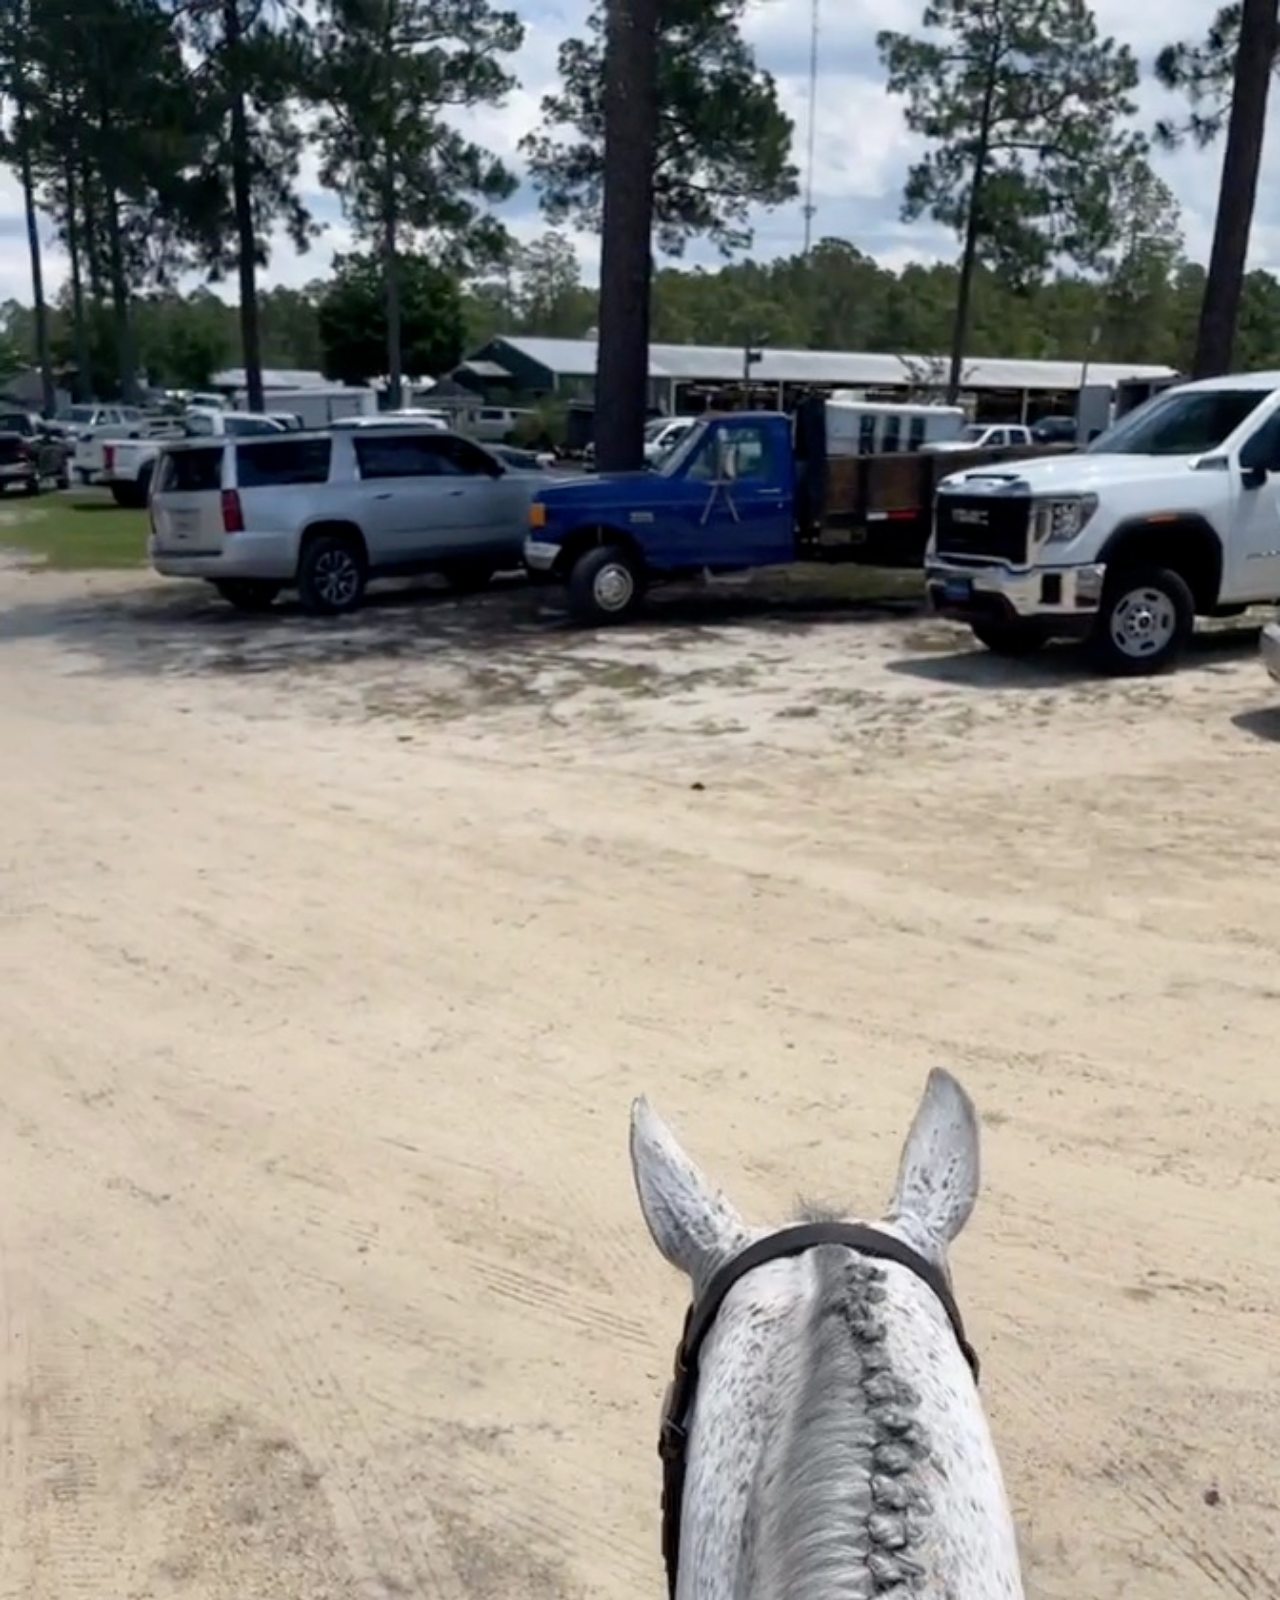
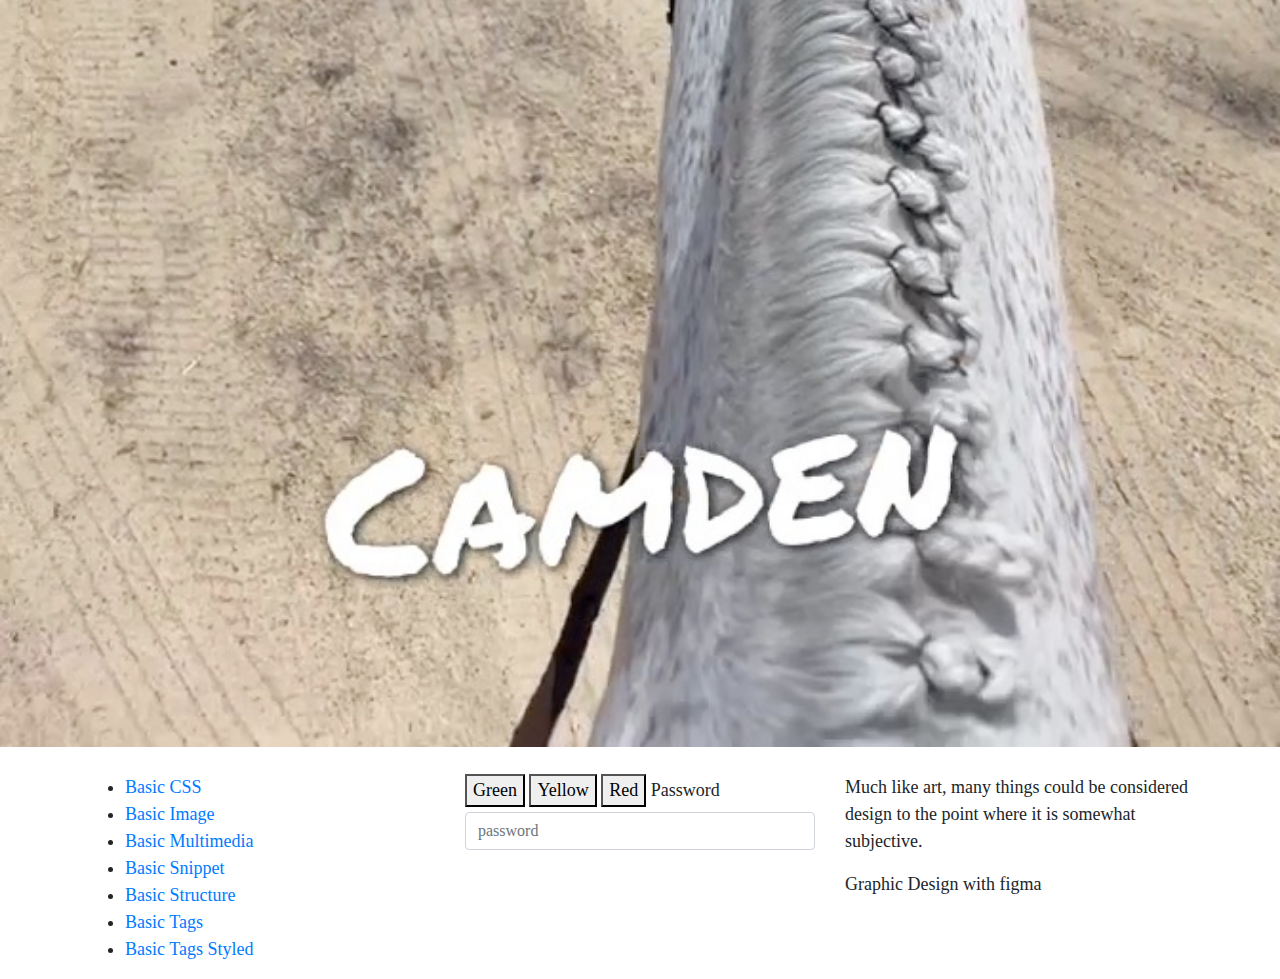
<file: index.html>
<!doctype html>
<html lang="en">
  <head>
    <!-- Required meta tags -->
    <meta charset="utf-8">
    <meta name="viewport" content="width=device-width, initial-scale=1, shrink-to-fit=no">

    <!-- Bootstrap CSS -->
    <link rel="stylesheet" href="https://cdn.jsdelivr.net/npm/bootstrap@4.3.1/dist/css/bootstrap.min.css" integrity="sha384-ggOyR0iXCbMQv3Xipma34MD+dH/1fQ784/j6cY/iJTQUOhcWr7x9JvoRxT2MZw1T" crossorigin="anonymous">
    <link rel="stylesheet" href="assets/css/styles.css">

    <title>Hello, world!</title>
  </head>
  <body>
    <div class="container-fluid" >
  <div class="row">
    <img src="assets/A97AADBF-D17C-42B2-93D1-F2C3C6C8A826_1_106_c.jpeg" alt= "Flynn" width=100%>
  </div>
  <br>
  <div class="container">
      <div class="row">
        <div class="col-sm-12 col-lg-4">
          <ul>
            <li> <a href="basic-css.html">Basic CSS</a></li>
             <li><a href="basic-image.html">Basic Image</a></li>
             <li><a href="basic-multimedia.html">Basic Multimedia</a></li>
            <li><a href="basic-snippet.html">Basic Snippet</a></li>
             <li><a href="basic-structure.html">Basic Structure</a></li>
             <li><a href="basic-tags-styles.html">Basic Tags</a></li>
             <li><a href="basic-tags.html">Basic Tags Styled</a></li>
           </ul>
         </div>
         <div class="col-sm-12 col-lg-4">
           <button type="button1" class="Go" id="button1">Green</button>
        <button type="button2" class="Help" id="button2">Yellow</button>
        <button type="button3" class="Steeraway" id="button3">Red</button>
        <label for="Password1">Password</label>
        <input type="password" class="form-control" id="Password1" placeholder="password">
            </div>
         <div class="col-sm-12 col-lg-4"><blockquote>Much like art, many things could be considered design to the point where it is somewhat subjective.</blockquote> Graphic Design with figma </div>
       </div>
     </div>

    </div>



    <!-- Optional JavaScript -->
    <!-- jQuery first, then Popper.js, then Bootstrap JS -->
    <script src="https://code.jquery.com/jquery-3.3.1.slim.min.js" integrity="sha384-q8i/X+965DzO0rT7abK41JStQIAqVgRVzpbzo5smXKp4YfRvH+8abtTE1Pi6jizo" crossorigin="anonymous"></script>
    <script src="https://cdn.jsdelivr.net/npm/popper.js@1.14.7/dist/umd/popper.min.js" integrity="sha384-UO2eT0CpHqdSJQ6hJty5KVphtPhzWj9WO1clHTMGa3JDZwrnQq4sF86dIHNDz0W1" crossorigin="anonymous"></script>
    <script src="https://cdn.jsdelivr.net/npm/bootstrap@4.3.1/dist/js/bootstrap.min.js" integrity="sha384-JjSmVgyd0p3pXB1rRibZUAYoIIy6OrQ6VrjIEaFf/nJGzIxFDsf4x0xIM+B07jRM" crossorigin="anonymous"></script>
  </body>
</html>
</file>
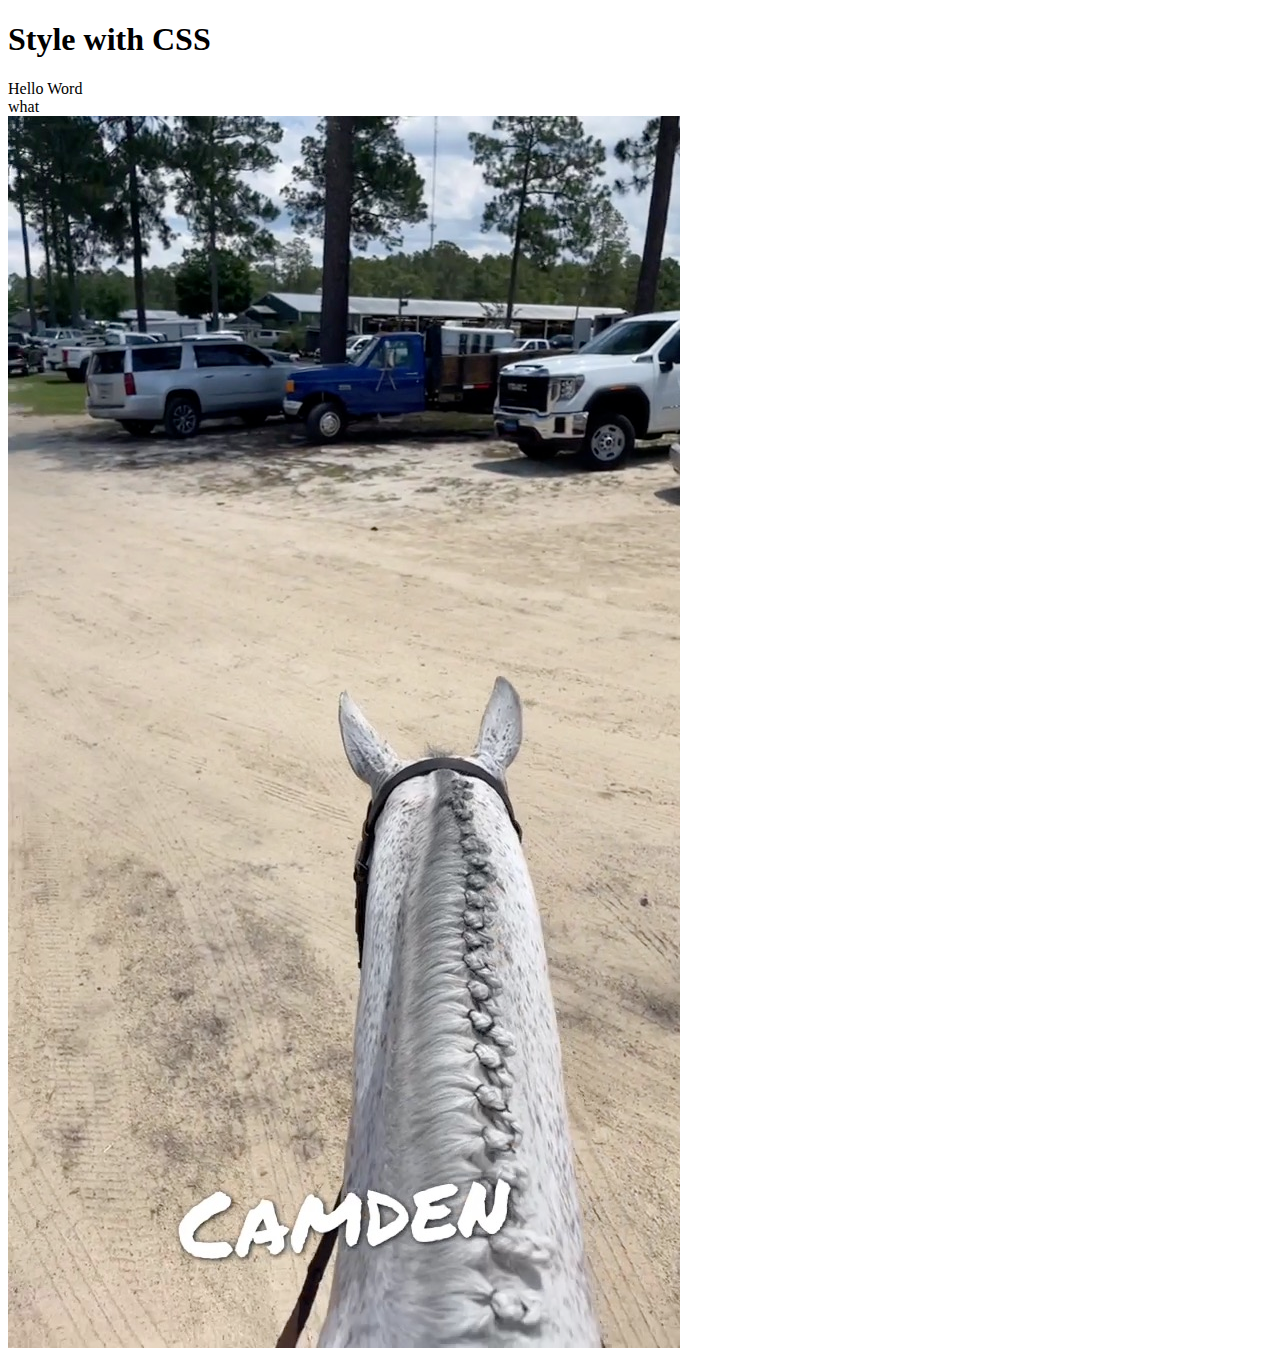
<file: basic-css.html>
<!DOCTYPE html>
<html lang="en" dir="ltr">
  <head>
    <meta charset="utf-8">
    <title></title>
  </head>
  <body>


<style media="screen" src="assets/css/styles.css">
</style>
<h1>Style with CSS</h1>
<div class="hello">
  Hello Word
</div>
<div class="what">
  what
</div>
<div class="image" id="imagewow">
  <img src="assets/A97AADBF-D17C-42B2-93D1-F2C3C6C8A826_1_106_c.jpeg" >
</div>


</body>
</html>
</file>
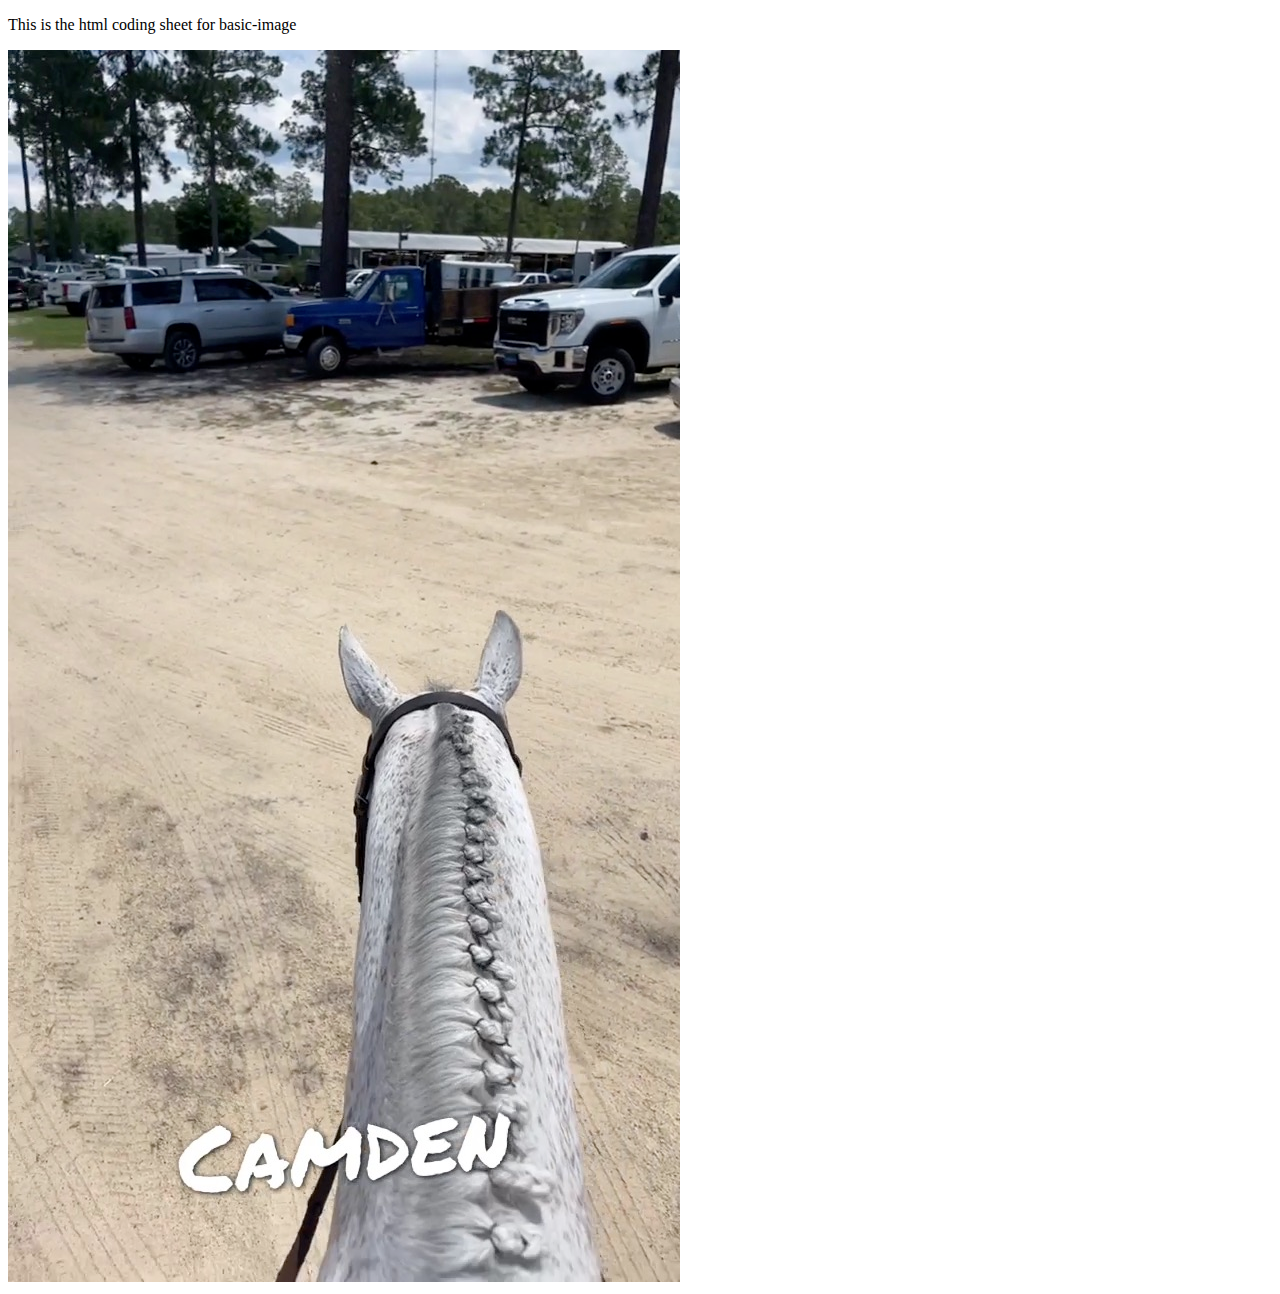
<file: basic-image.html>
<!DOCTYPE html>
<html lang="en" dir="ltr">
  <head>
    <meta charset="utf-8">
    <title></title>



<a href="index.html"></a>
<p>This is the html coding sheet for basic-image</p>
<img src=assets/A97AADBF-D17C-42B2-93D1-F2C3C6C8A826_1_106_c.jpeg>

</body>
</html>
</file>
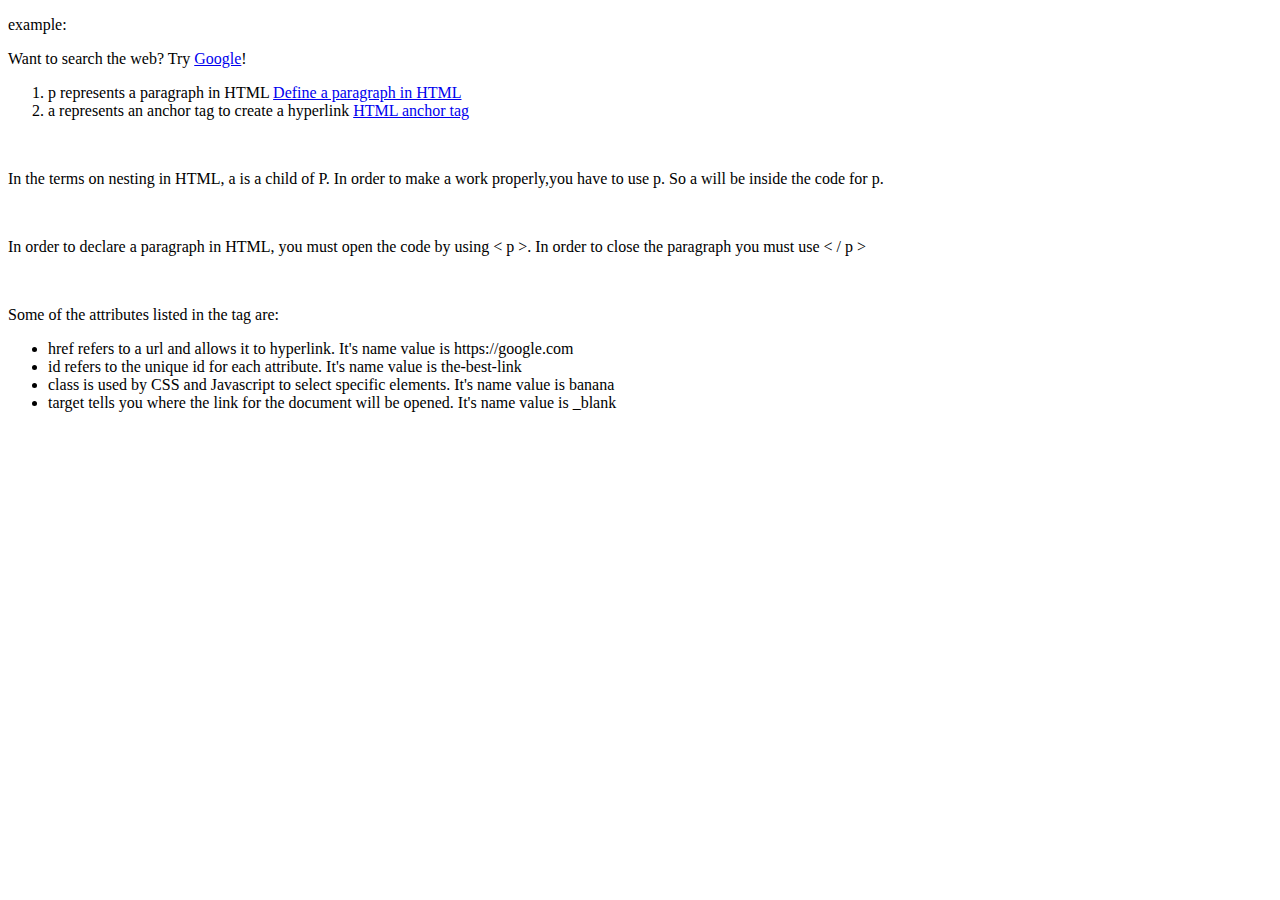
<file: basic-snippet.html>
<!DOCTYPE html>
<html lang="en" dir="ltr">
  <head>
    <meta charset="utf-8">
    <title></title>
  </head>
  <body>


<p>
  <title>Tags in the Snippet</title>
  <p>
    example:
    <br>
    <p>
      Want to search the web?
      Try <a href="https://google.com" id="the-best-link" class="banana"  target="_blank">Google</a>!
  <ol>
    <li>p represents a paragraph in HTML <a href="https://www.javatpoint.com/html-paragraph">Define a paragraph in HTML</a></li>
    <li>a represents an anchor tag to create a hyperlink <a href="https://www.javatpoint.com/html-anchor">HTML anchor tag</a></li>
  </ol>
<br>
<p>
  In the terms on nesting in HTML, a is a child of P. In order to make a work properly,you have to use p. So a will be inside the code for p.
</p>
<br>
<p>
  In order to declare a paragraph in HTML, you must open the code by using < p >. In order to close the paragraph you must use < / p >
</p>
<br>
<p>
  Some of the attributes listed in the tag are:
  <ul>
    <li>href refers to a url and allows it to hyperlink. It's name value is https://google.com</li>
    <li>id refers to the unique id for each attribute. It's name value is the-best-link</li>
    <li>class is used by CSS and Javascript to select specific elements. It's name value is banana</li>
    <li>target tells you where the link for the document will be opened. It's name value is _blank</li>
  </ul>
</p>

</p>

</body>
</html>
</file>
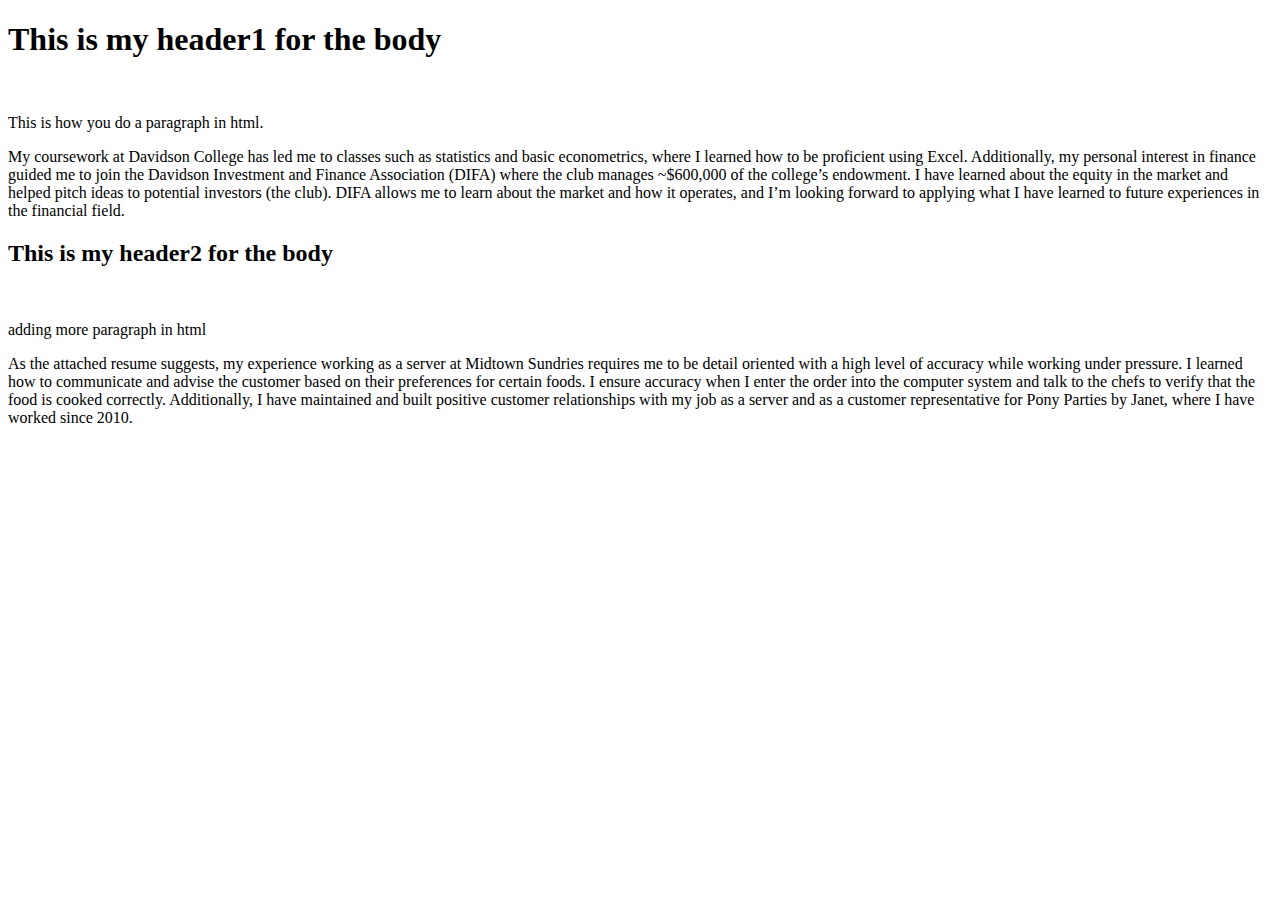
<file: basic-structure.html>
<!DOCTYPE html>
<html lang="en" dir="ltr">
  <head>
    <meta charset="utf-8">
    <title></title>
  </head>
  <body>



  <title>Home</title>
</head>
<body>
  <h1>This is my header1 for the body</h1>
  <br>
  <p>This is how you do a paragraph in html.</p>
  <p>My coursework at Davidson College has led me to classes such as statistics and basic econometrics, where I learned how to be proficient using Excel. Additionally, my personal interest in finance guided me to join the Davidson Investment and Finance Association (DIFA) where the club manages ~$600,000 of the college’s endowment. I have learned about the equity in the market and helped pitch ideas to potential investors (the club). DIFA allows me to learn about the market and how it operates, and I’m looking forward to applying what I have learned to future experiences in the financial field.
</p>
  <h2>This is my header2 for the body</h2>
  <br>
  <p>adding more paragraph in html</p>
  <p>As the attached resume suggests, my experience working as a server at Midtown Sundries requires me to be detail oriented with a high level of accuracy while working under pressure. I learned how to communicate and advise the customer based on their preferences for certain foods. I ensure accuracy when I enter the order into the computer system and talk to the chefs to verify that the food is cooked correctly. Additionally, I have maintained and built positive customer relationships with my job as a server and as a customer representative for Pony Parties by Janet, where I have worked since 2010.
</p>
</body>
</html>
</file>
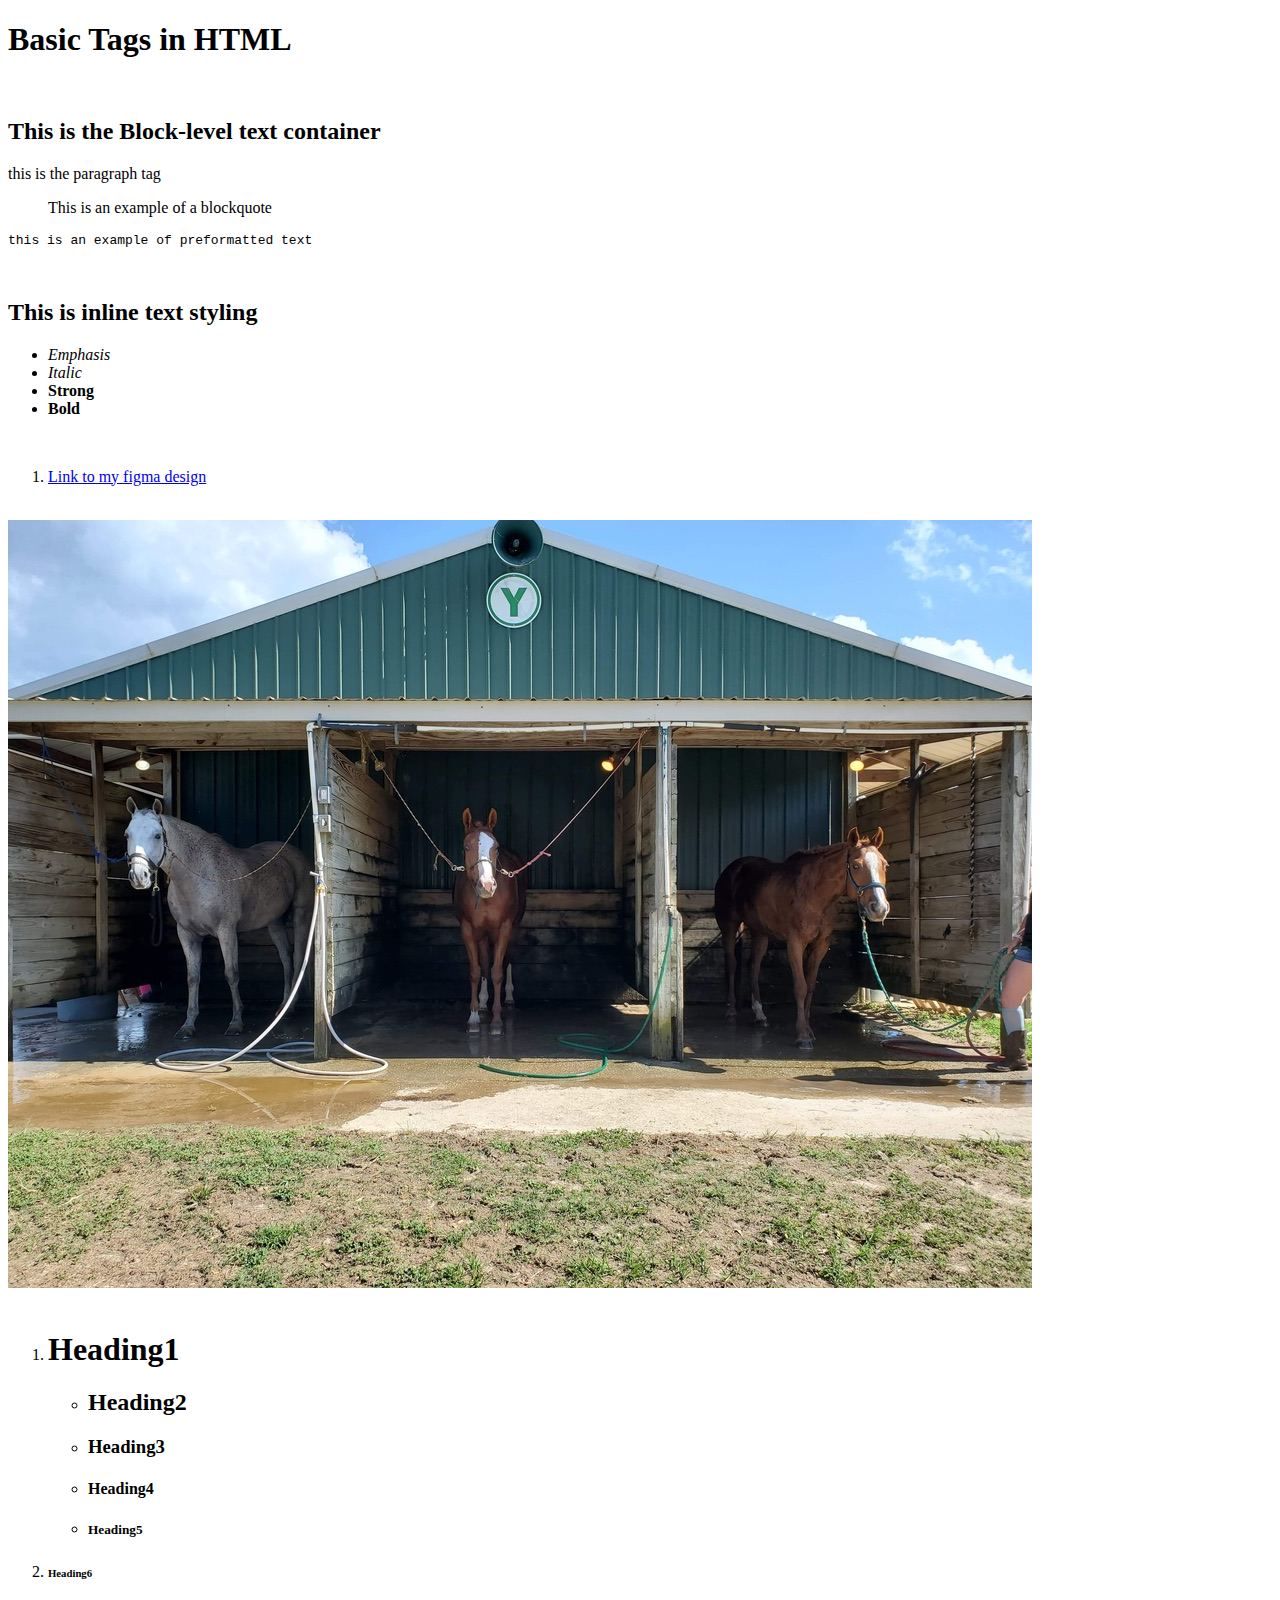
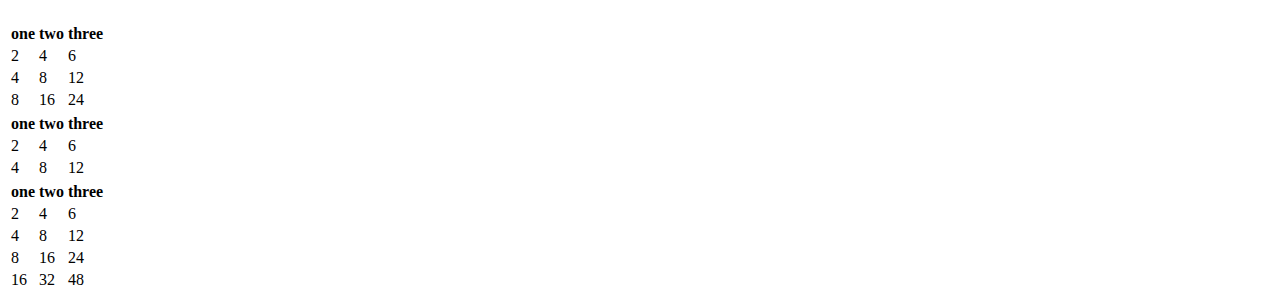
<file: basic-tags-styles.html>
<!DOCTYPE html>
<html lang="en" dir="ltr">
  <head>
    <meta charset="utf-8">


<body>
<h1>Basic Tags in HTML</h1>
<br>
<section>
<h2>This is the Block-level text container</h2>
<p>this is the paragraph tag</p>
<blockquote cite="https://github.com/jennamenetrier/learn-html-css-milestones">
  This is an example of a blockquote
</blockquote>
<pre>this is an example of preformatted text</pre>
</section>
<br>
<section>
    <h2 id=h2>This is inline text styling</h2>
<ul>
    <li><em>Emphasis</em></li>
    <li><i>Italic</i></li>
    <li><strong>Strong</strong></li>
    <li><b>Bold</b></li>
</ul>
</section>
<br>
<section>
  <ol>
    <li><a href="https://www.figma.com/file/p3ePfe8buEmYG62fGX00ii/DIG-245-Bootstrap-Grid-Wireframe-(Copy)?node-id=1%3A2">Link to my figma design</a></li>
  </ol>

</section>
<br>
<section>
  <img src=assets/CF90E2AF-32F1-4FA4-AF64-9D18C9A65932_1_105_c.jpeg>
</section>
<br>
<section>
  <ol class=ol>
    <li><h1>Heading1</h1></li>
    <ul>
      <li><h2>Heading2</h2></li>
      <li><h3>Heading3</h3></li>
      <li><h4>Heading4</h4></li>
      <li><h5>Heading5</h5></li>
    </ul>
    <li><h6>Heading6</h6></li>
  </ol>
</section>
<br>
<section>
  <table>
    <tr>
      <th>one</th>
      <th>two</th>
      <th>three</th>
    </tr>
    <tr>
      <td>2</td>
      <td>4</td>
      <td>6</td>
    </tr>
    <tr>
      <td>4</td>
      <td>8</td>
      <td>12</td>
    </tr>
    <tr>
      <td>8</td>
      <td>16</td>
      <td>24</td>
    </tr>
  </table>
  <table>
    <tr>
      <th>one</th>
      <th>two</th>
      <th>three</th>
    </tr>
    <tr>
      <td>2</td>
      <td>4</td>
      <td>6</td>
    </tr>
    <tr>
      <td>4</td>
      <td>8</td>
      <td>12</td>
    </tr>
  </table>
  <table>
    <tr>
      <th>one</th>
      <th>two</th>
      <th>three</th>
    </tr>
    <tr>
      <td>2</td>
      <td>4</td>
      <td>6</td>
    </tr>
    <tr>
      <td>4</td>
      <td>8</td>
      <td>12</td>
    </tr>
    <tr>
      <td>8</td>
      <td>16</td>
      <td>24</td>
    </tr>
    <tr>
      <td>16</td>
      <td>32</td>
      <td>48</td>
    </tr>
  </table>
</section>

</head>

</body>
</html>
</file>
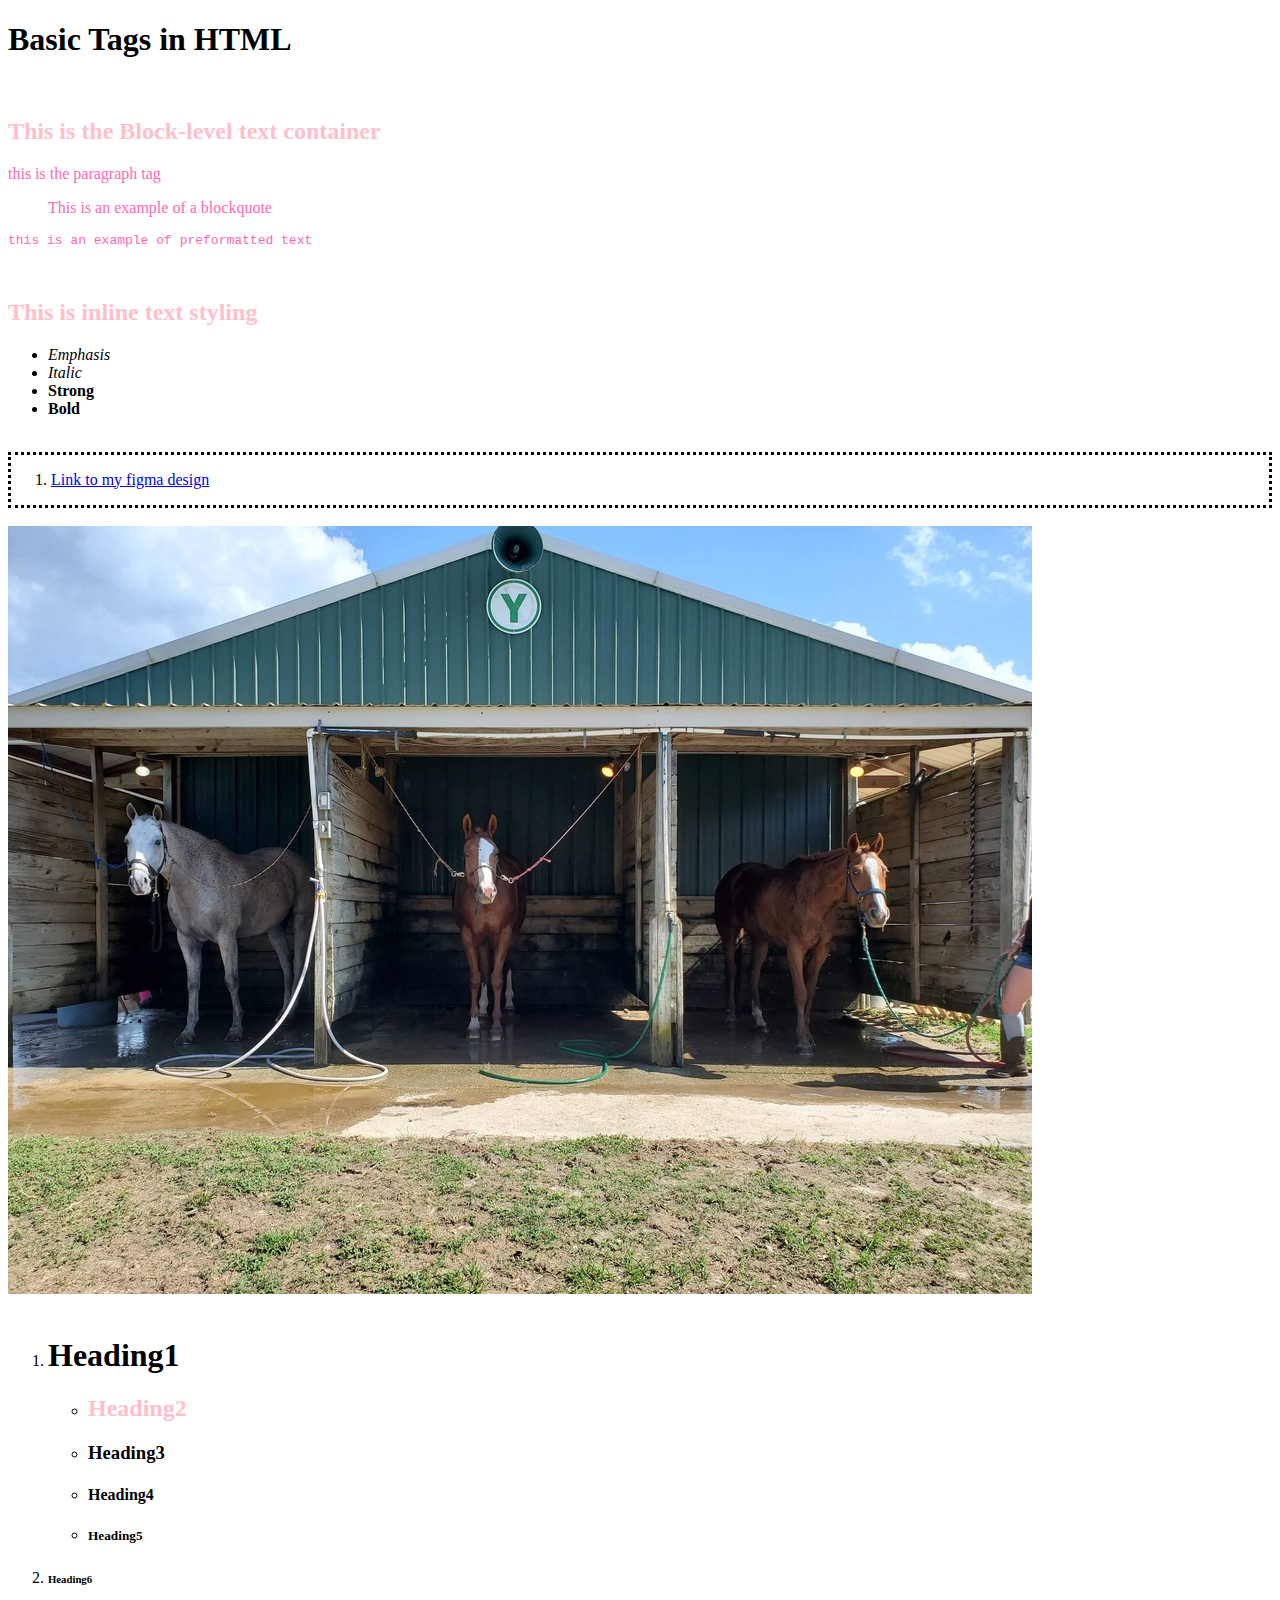
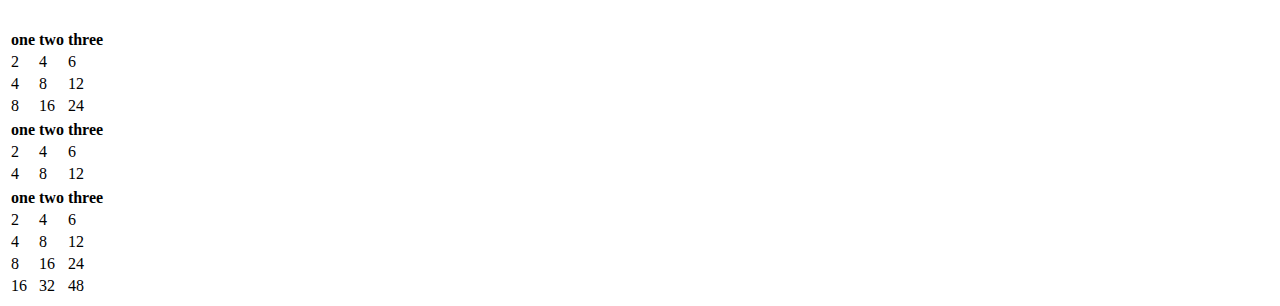
<file: basic-tags.html>
<!DOCTYPE html>
<html lang="en" dir="ltr">
  <head>
    <meta charset="utf-8">
    <title></title>
  </head>
  <body>

<h1>Basic Tags in HTML</h1>
<style>
 .hotpink {
   color: hotpink;
 }
 #first-header {
   color: pink;
 }
 .border {
   border: dotted;
 }
 </style>
<br>
<section id=section1 class="hotpink">
<h2 id="first-header">This is the Block-level text container</h2>
<p>this is the paragraph tag</p>
<blockquote cite="https://github.com/jennamenetrier/learn-html-css-milestones">
  This is an example of a blockquote
</blockquote>
<pre>this is an example of preformatted text</pre>
</section>
<br>
<section id=section2>
    <h2 id="first-header">This is inline text styling</h2>
<ul>
    <li><em>Emphasis</em></li>
    <li><i>Italic</i></li>
    <li><strong>Strong</strong></li>
    <li><b>Bold</b></li>
</ul>
</section>
<br>
<section id=section3 class="border">
  <ol>
    <li><a href="https://www.figma.com/file/p3ePfe8buEmYG62fGX00ii/DIG-245-Bootstrap-Grid-Wireframe-(Copy)?node-id=1%3A2">Link to my figma design</a></li>
  </ol>

</section>
<br>
<section id=section4>
  <img src=assets/CF90E2AF-32F1-4FA4-AF64-9D18C9A65932_1_105_c.jpeg>
</section>
<br>
<section id=section5>
  <ol>
    <li><h1>Heading1</h1></li>
    <ul>
      <li><h2 id="first-header">Heading2</h2></li>
      <li><h3>Heading3</h3></li>
      <li><h4>Heading4</h4></li>
      <li><h5>Heading5</h5></li>
    </ul>
    <li><h6>Heading6</h6></li>
  </ol>
</section>
<br>
<section id=section6>
  <table>
    <tr>
      <th>one</th>
      <th>two</th>
      <th>three</th>
    </tr>
    <tr>
      <td>2</td>
      <td>4</td>
      <td>6</td>
    </tr>
    <tr>
      <td>4</td>
      <td>8</td>
      <td>12</td>
    </tr>
    <tr>
      <td>8</td>
      <td>16</td>
      <td>24</td>
    </tr>
  </table>
  <table>
    <tr>
      <th>one</th>
      <th>two</th>
      <th>three</th>
    </tr>
    <tr>
      <td>2</td>
      <td>4</td>
      <td>6</td>
    </tr>
    <tr>
      <td>4</td>
      <td>8</td>
      <td>12</td>
    </tr>
  </table>
  <table>
    <tr>
      <th>one</th>
      <th>two</th>
      <th>three</th>
    </tr>
    <tr>
      <td>2</td>
      <td>4</td>
      <td>6</td>
    </tr>
    <tr>
      <td>4</td>
      <td>8</td>
      <td>12</td>
    </tr>
    <tr>
      <td>8</td>
      <td>16</td>
      <td>24</td>
    </tr>
    <tr>
      <td>16</td>
      <td>32</td>
      <td>48</td>
    </tr>
  </table>
</section>
</html>
</body>
</html>
</file>
<file: assets/css/styles.css>
/* Select the body tag */
body {
  font-family: 'Times New Roman', Times, serif;
  font-size: 18px;
  line-height: 1.5;
}

/* Select all h1, h2, ..., h6 tags */
h1, h2, h3, h4, h5, h6 {
  font-family: Arial, Helvetica, sans-serif;
}

/* Select the element with id="page" */
#page {
  width: 600px;
  margin: 0 auto;
}

/* Select all <pre> tags */
pre {
  /* Remove leading whitespace from inside <pre> tags */
  white-space: pre-line;
}

pre code {
  white-space: pre-line;
}
.ol {
  color: pink;
  text-align: center;
  text-transform: lowercase;
  line-height: normal;
  letter-spacing: normal;
  font-family: cursive;
  font-size: 45;
  font-style: italic;
  font-weight: bolder;
  background-color: blue;
  background-image: repeating-linear-gradient();
  list-style-type: georgian;
}
#imagewow{
  width: 60px;
  height: 60px;
  margin: auto;
  padding: inherit;
  border: dotted;
}
.section4 {
  border: solid;
  color: red;

}
.section6 {
  color: hotpink;
}
h2 {
  color: limegreen;

}
.h2 {
  color: purple;
}

$grid-breakpoints: (
  xs: 0,
  sm: 576px,
  md: 768px,
  lg: 992px,
  xl: 1200px,
  xxl: 1400px
);
svg{
  width:100%;
  height:100%;
}
@media{


.container-fluid  (max-width: 1399.98px){
  display:block;
}}
@media (min-width: 0px) and (max-width: 1199px){
  .container {
    display: block;
  }
}
.button1 {
  color: green;
}
.button2 {
  color: yellow;
}
.button3 {
  color:red;
}
</file>
